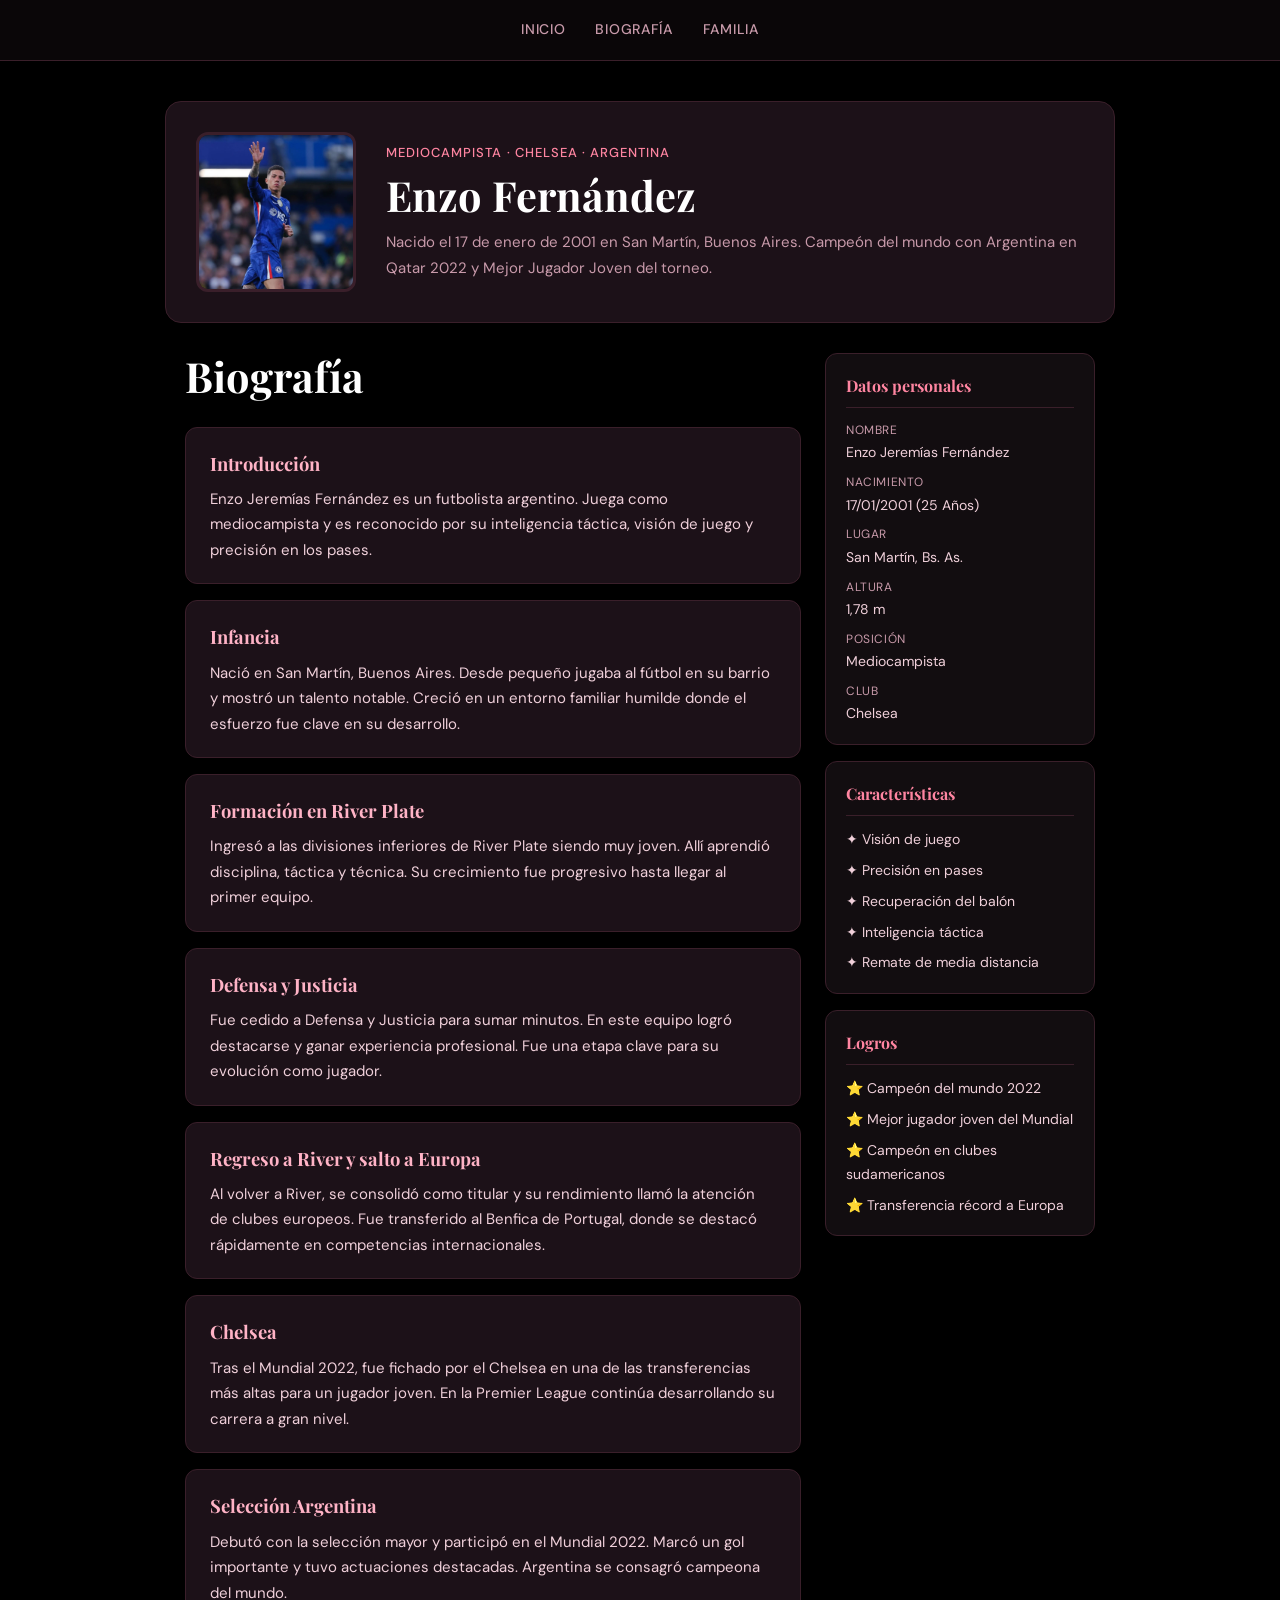
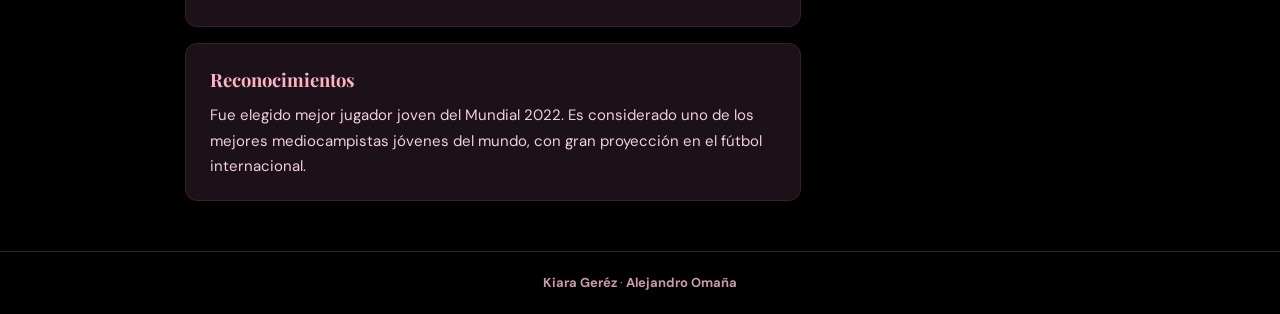
<file: index.html>
<!DOCTYPE html>
<html lang="es">
<head>
    <meta charset="UTF-8">
    <title>Enzo Fernández</title>
    <link rel="stylesheet" href="styles.css">
    <link href="https://fonts.googleapis.com/css2?family=Playfair+Display:wght@700;900&family=DM+Sans:wght@400;500&display=swap" rel="stylesheet">
</head>
<body>

    <nav>
        <a href="index.html">Inicio</a>
        <a href="biografia.html">Biografía</a>
        <a href="familia.html">Familia</a>
    </nav>

    <header>
        <img src="enz.jpg" alt="Enzo Fernández">
        <div class="header-info">
            <p class="subtitulo">Mediocampista · Chelsea · Argentina</p>
            <h1>Enzo Fernández</h1>
            <p class="header-desc">Nacido el 17 de enero de 2001 en San Martín, Buenos Aires. Campeón del mundo con Argentina en Qatar 2022 y Mejor Jugador Joven del torneo.</p>
        </div>
    </header>

    <main class="contenedor">

        <div class="contenido">
        <h1>        Biografía</h1>
            <article>
                <h2>Introducción</h2>
                <p>Enzo Jeremías Fernández es un futbolista argentino. Juega como mediocampista y es reconocido por su inteligencia táctica, visión de juego y precisión en los pases.</p>
            </article>

            <article>
                <h2>Infancia</h2>
                <p>Nació en San Martín, Buenos Aires. Desde pequeño jugaba al fútbol en su barrio y mostró un talento notable. Creció en un entorno familiar humilde donde el esfuerzo fue clave en su desarrollo.</p>
            </article>

            <article>
                <h2>Formación en River Plate</h2>
                <p>Ingresó a las divisiones inferiores de River Plate siendo muy joven. Allí aprendió disciplina, táctica y técnica. Su crecimiento fue progresivo hasta llegar al primer equipo.</p>
            </article>

            <article>
                <h2>Defensa y Justicia</h2>
                <p>Fue cedido a Defensa y Justicia para sumar minutos. En este equipo logró destacarse y ganar experiencia profesional. Fue una etapa clave para su evolución como jugador.</p>
            </article>

            <article>
                <h2>Regreso a River y salto a Europa</h2>
                <p>Al volver a River, se consolidó como titular y su rendimiento llamó la atención de clubes europeos. Fue transferido al Benfica de Portugal, donde se destacó rápidamente en competencias internacionales.</p>
            </article>

            <article>
                <h2>Chelsea</h2>
                <p>Tras el Mundial 2022, fue fichado por el Chelsea en una de las transferencias más altas para un jugador joven. En la Premier League continúa desarrollando su carrera a gran nivel.</p>
            </article>

            <article>
                <h2>Selección Argentina</h2>
                <p>Debutó con la selección mayor y participó en el Mundial 2022. Marcó un gol importante y tuvo actuaciones destacadas. Argentina se consagró campeona del mundo.</p>
            </article>

            <article>
                <h2>Reconocimientos</h2>
                <p>Fue elegido mejor jugador joven del Mundial 2022. Es considerado uno de los mejores mediocampistas jóvenes del mundo, con gran proyección en el fútbol internacional.</p>
            </article>

        </div>

        <aside>

            <div class="aside-bloque">
                <h3>Datos personales</h3>
                <ul>
<!-- The <span> element in HTML is a generic inline container used to group and style specific portions of text or other inline content without creating a new line /!-->
                    <li><span>Nombre</span> Enzo Jeremías Fernández</li>
                    <li><span>Nacimiento</span> 17/01/2001 (25 Años)</li>
                    <li><span>Lugar</span> San Martín, Bs. As.</li>
                    <li><span>Altura</span> 1,78 m</li>
                    <li><span>Posición</span> Mediocampista</li>
                    <li><span>Club</span> Chelsea</li>
                </ul>
            </div>

            <div class="aside-bloque">
                <h3>Características</h3>
                <ul>
                    <li>✦ Visión de juego</li>
                    <li>✦ Precisión en pases</li>
                    <li>✦ Recuperación del balón</li>
                    <li>✦ Inteligencia táctica</li>
                    <li>✦ Remate de media distancia</li>
                </ul>
            </div>

            <div class="aside-bloque">
                <h3>Logros</h3>
                <ul>
                    <li>⭐ Campeón del mundo 2022</li>
                    <li>⭐ Mejor jugador joven del Mundial</li>
                    <li>⭐ Campeón en clubes sudamericanos</li>
                    <li>⭐ Transferencia récord a Europa</li>
                </ul>
            </div>

        </aside>

    </main>

    <footer>
        <p><strong>Kiara Geréz </strong>· <strong>Alejandro Omaña</strong></p>
    </footer>

</body>
</html>
</file>
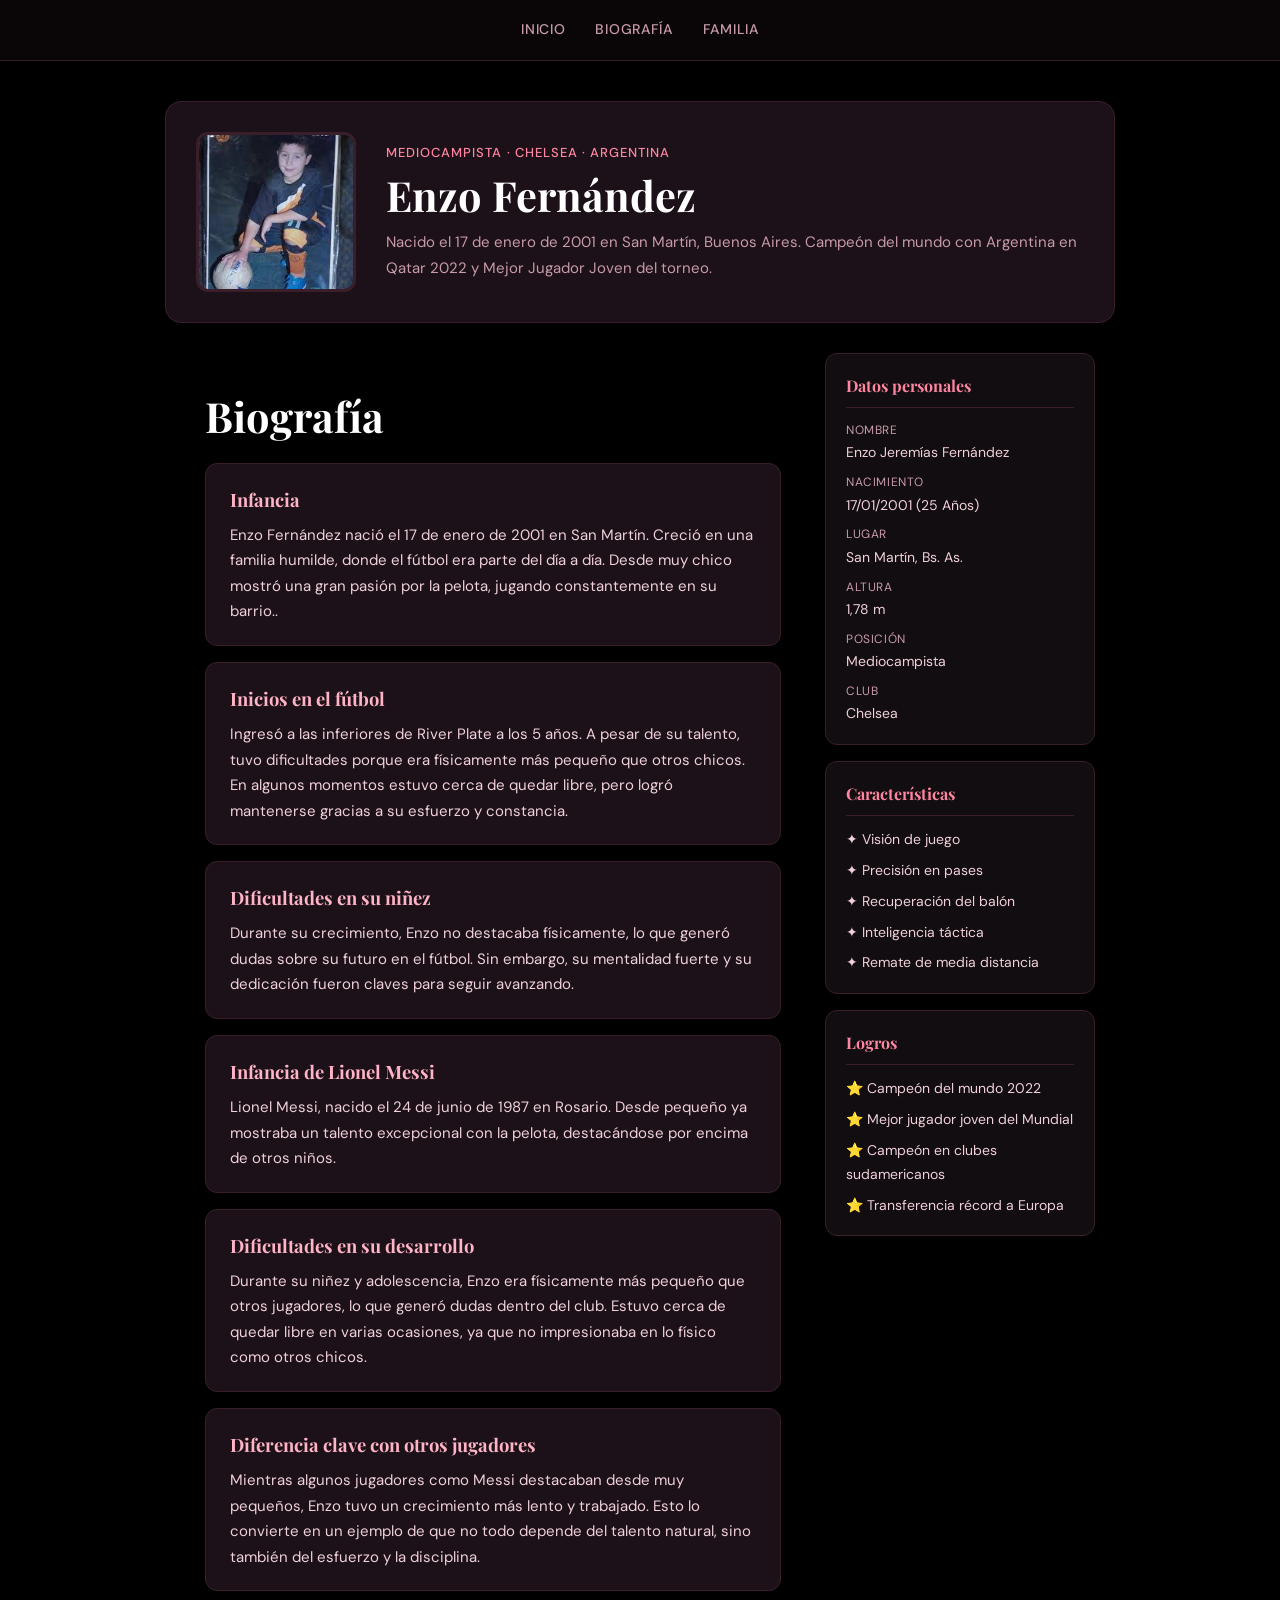
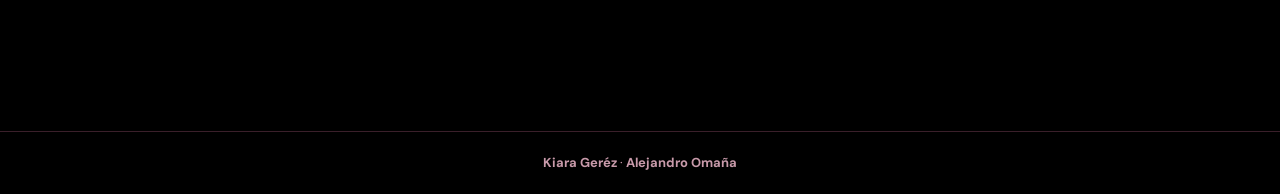
<file: biografia.html>
<!DOCTYPE html>
<html lang="es">
<head>
    <meta charset="UTF-8">
    <title>Biografía de Enzo Fernández</title>
    <link rel="stylesheet" href="styles.css">
    <link href="https://fonts.googleapis.com/css2?family=Playfair+Display:wght@700;900&family=DM+Sans:wght@400;500&display=swap" rel="stylesheet">
</head>
<body>

    <nav>
        <a href="index.html">Inicio</a>
        <a href="biografia.html">Biografía</a>
        <a href="familia.html">Familia</a>
    </nav>

   <header>
        <img src="enz2.jfif" alt="Enzo Fernández">
        <div class="header-info">
            <p class="subtitulo">Mediocampista · Chelsea · Argentina</p>
            <h1>Enzo Fernández</h1>
            <p class="header-desc">Nacido el 17 de enero de 2001 en San Martín, Buenos Aires. Campeón del mundo con Argentina en Qatar 2022 y Mejor Jugador Joven del torneo.</p>
        </div>
    </header>

    <main class="contenedor">
    <div class="contenido">
    <main class="biografia-main">

        <h1>Biografía</h1>

        <article>
            <h2>Infancia</h2>
            <p>Enzo Fernández nació el 17 de enero de 2001 en San Martín. Creció en una familia humilde, donde el fútbol era parte del día a día.
            Desde muy chico mostró una gran pasión por la pelota, jugando constantemente en su barrio..</p>
        </article>

        <article>
            <h2>Inicios en el fútbol</h2>
            <p>Ingresó a las inferiores de River Plate a los 5 años. A pesar de su talento, tuvo dificultades porque era físicamente más pequeño que otros chicos.
            En algunos momentos estuvo cerca de quedar libre, pero logró mantenerse gracias a su esfuerzo y constancia.</p>
        </article>

        <article>
            <h2>Dificultades en su niñez</h2>
            <p>Durante su crecimiento, Enzo no destacaba físicamente, lo que generó dudas sobre su futuro en el fútbol.
            Sin embargo, su mentalidad fuerte y su dedicación fueron claves para seguir avanzando.</p>
        </article>

        <article>
            <h2>Infancia de Lionel Messi</h2>
            <p>Lionel Messi, nacido el 24 de junio de 1987 en Rosario.
            Desde pequeño ya mostraba un talento excepcional con la pelota, destacándose por encima de otros niños.</p>
        </article>

        <article>
            <h2>Dificultades en su desarrollo</h2>
            <p>Durante su niñez y adolescencia, Enzo era físicamente más pequeño que otros jugadores, lo que generó dudas dentro del club.
            Estuvo cerca de quedar libre en varias ocasiones, ya que no impresionaba en lo físico como otros chicos.</p>
        </article>

        <article>
            <h2>Diferencia clave con otros jugadores</h2>
            <p>Mientras algunos jugadores como Messi destacaban desde muy pequeños, Enzo tuvo un crecimiento más lento y trabajado.
            Esto lo convierte en un ejemplo de que no todo depende del talento natural, sino también del esfuerzo y la disciplina.</p>
        </article>
</div>
       <aside>

            <div class="aside-bloque">
                <h3>Datos personales</h3>
                <ul>
<!-- The <span> element in HTML is a generic inline container used to group and style specific portions of text or other inline content without creating a new line /!-->
                    <li><span>Nombre</span> Enzo Jeremías Fernández</li>
                    <li><span>Nacimiento</span> 17/01/2001 (25 Años)</li>
                    <li><span>Lugar</span> San Martín, Bs. As.</li>
                    <li><span>Altura</span> 1,78 m</li>
                    <li><span>Posición</span> Mediocampista</li>
                    <li><span>Club</span> Chelsea</li>
                </ul>
            </div>

            <div class="aside-bloque">
                <h3>Características</h3>
                <ul>
                    <li>✦ Visión de juego</li>
                    <li>✦ Precisión en pases</li>
                    <li>✦ Recuperación del balón</li>
                    <li>✦ Inteligencia táctica</li>
                    <li>✦ Remate de media distancia</li>
                </ul>
            </div>

            <div class="aside-bloque">
                <h3>Logros</h3>
                <ul>
                    <li>⭐ Campeón del mundo 2022</li>
                    <li>⭐ Mejor jugador joven del Mundial</li>
                    <li>⭐ Campeón en clubes sudamericanos</li>
                    <li>⭐ Transferencia récord a Europa</li>
                </ul>
            </div>

        </aside>

    </main>

    <footer>
        <p><strong>Kiara Geréz </strong>· <strong>Alejandro Omaña</strong></p>
    </footer>

</body>
</html>
</file>
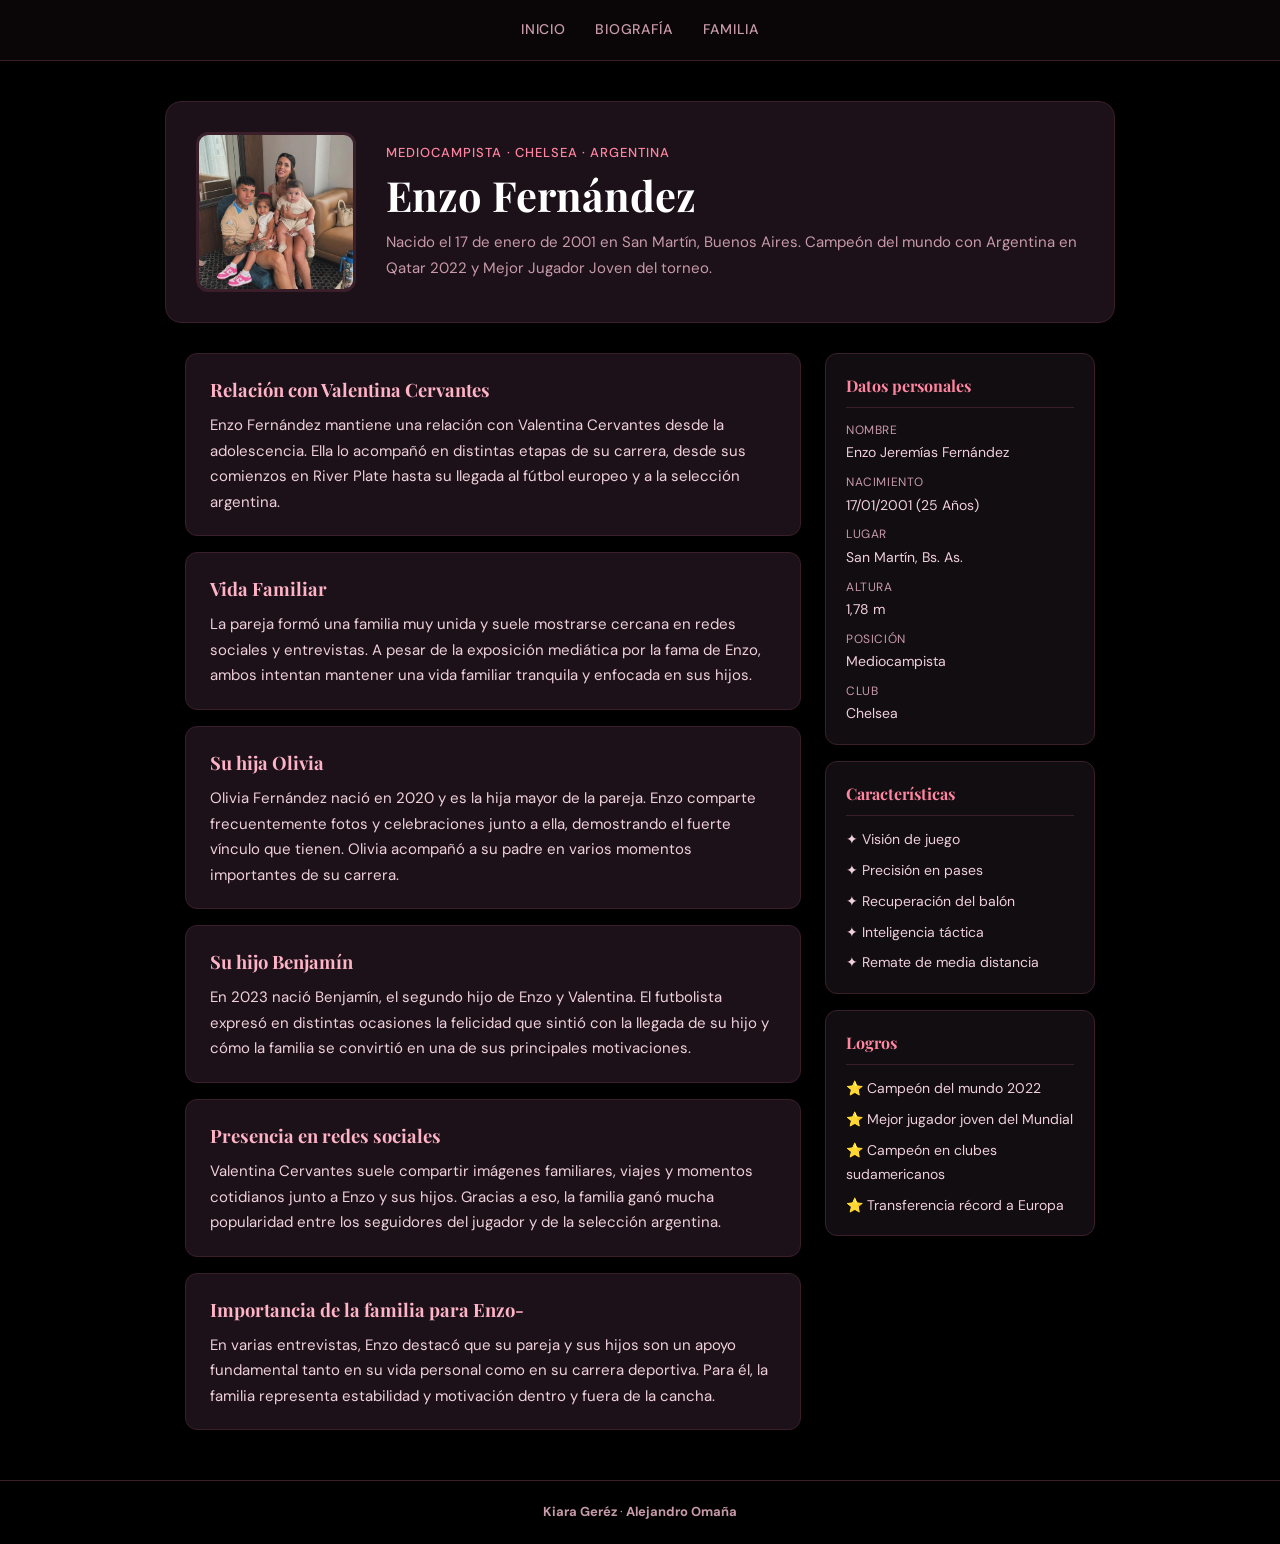
<file: familia.html>
<!DOCTYPE html>
<html lang="es">
<head>
    <meta charset="UTF-8">
    <title>Enzo Fernández</title>
    <link rel="stylesheet" href="styles.css">
    <link href="https://fonts.googleapis.com/css2?family=Playfair+Display:wght@700;900&family=DM+Sans:wght@400;500&display=swap" rel="stylesheet">
</head>
<body>

    <nav>
        <a href="index.html">Inicio</a>
        <a href="biografia.html">Biografía</a>
        <a href="familia.html">Familia</a>
    </nav>

    <header>
        <img src="fam2.png" alt="Enzo Fernández">
        <div class="header-info">
            <p class="subtitulo">Mediocampista · Chelsea · Argentina</p>
            <h1>Enzo Fernández</h1>
            <p class="header-desc">Nacido el 17 de enero de 2001 en San Martín, Buenos Aires. Campeón del mundo con Argentina en Qatar 2022 y Mejor Jugador Joven del torneo.</p>
        </div>
    </header>

    <main class="contenedor">

        <div class="contenido">
<article>
                <h2>Relación con Valentina Cervantes</h2>
                <p>Enzo Fernández mantiene una relación con Valentina Cervantes desde la adolescencia. Ella lo acompañó en distintas etapas de su carrera, desde sus comienzos en River Plate hasta su llegada al fútbol europeo y a la selección argentina.</p>
            </article>
<article>
                <h2>Vida Familiar</h2>
                <p>La pareja formó una familia muy unida y suele mostrarse cercana en redes sociales y entrevistas. A pesar de la exposición mediática por la fama de Enzo, ambos intentan mantener una vida familiar tranquila y enfocada en sus hijos.</p>
            </article>
<article>
                <h2>Su hija Olivia</h2>
                <p>Olivia Fernández nació en 2020 y es la hija mayor de la pareja. Enzo comparte frecuentemente fotos y celebraciones junto a ella, demostrando el fuerte vínculo que tienen. Olivia acompañó a su padre en varios momentos importantes de su carrera.</p>
            </article>
<article>
                <h2>Su hijo Benjamín</h2>
                <p>En 2023 nació Benjamín, el segundo hijo de Enzo y Valentina. El futbolista expresó en distintas ocasiones la felicidad que sintió con la llegada de su hijo y cómo la familia se convirtió en una de sus principales motivaciones.</p>
            </article>            
<article>
                <h2>Presencia en redes sociales</h2>
                <p>Valentina Cervantes suele compartir imágenes familiares, viajes y momentos cotidianos junto a Enzo y sus hijos. Gracias a eso, la familia ganó mucha popularidad entre los seguidores del jugador y de la selección argentina.</p>
            </article>
<article>
                <h2>Importancia de la familia para Enzo-</h2>
                <p>En varias entrevistas, Enzo destacó que su pareja y sus hijos son un apoyo fundamental tanto en su vida personal como en su carrera deportiva. Para él, la familia representa estabilidad y motivación dentro y fuera de la cancha.</p>
            </article>            
        </div>

        <aside>

            <div class="aside-bloque">
                <h3>Datos personales</h3>
                <ul>
<!-- The <span> element in HTML is a generic inline container used to group and style specific portions of text or other inline content without creating a new line /!-->
                    <li><span>Nombre</span> Enzo Jeremías Fernández</li>
                    <li><span>Nacimiento</span> 17/01/2001 (25 Años)</li>
                    <li><span>Lugar</span> San Martín, Bs. As.</li>
                    <li><span>Altura</span> 1,78 m</li>
                    <li><span>Posición</span> Mediocampista</li>
                    <li><span>Club</span> Chelsea</li>
                </ul>
            </div>

            <div class="aside-bloque">
                <h3>Características</h3>
                <ul>
                    <li>✦ Visión de juego</li>
                    <li>✦ Precisión en pases</li>
                    <li>✦ Recuperación del balón</li>
                    <li>✦ Inteligencia táctica</li>
                    <li>✦ Remate de media distancia</li>
                </ul>
            </div>

            <div class="aside-bloque">
                <h3>Logros</h3>
                <ul>
                    <li>⭐ Campeón del mundo 2022</li>
                    <li>⭐ Mejor jugador joven del Mundial</li>
                    <li>⭐ Campeón en clubes sudamericanos</li>
                    <li>⭐ Transferencia récord a Europa</li>
                </ul>
            </div>

        </aside>

    </main>

    <footer>
        <p><strong>Kiara Geréz </strong>· <strong>Alejandro Omaña</strong></p>
    </footer>

</body>
</html>
</file>
<file: styles.css>
/* root (segun chatgpt es obligatorio) */
* {
    box-sizing: border-box;
    margin: 0;
    padding: 0;
}

body {
    background-color: black;
    color: #f0d0da;
    font-family: 'DM Sans', Arial, sans-serif;
    font-size: 16px;
    line-height: 1.7;
}

nav {
    display: flex;
    justify-content: center;
    gap: 30px;
    padding: 18px;
    background-color: #0a0608;
    border-bottom: 1px solid #3a1f2a;
}

nav a {
    color: #c89aaa;
    text-decoration: none;
    font-weight: 500;
    font-size: 14px;
    letter-spacing: 0.05em;
    text-transform: uppercase;
    transition: color 0.2s;
}

nav a:hover {
    color: #ff85a1;
}

header {
    display: flex;
    align-items: center;
    gap: 30px;
    max-width: 950px;
    margin: 40px auto 30px;
    padding: 30px;
    background-color: #1c1118;
    border-radius: 16px;
    border: 1px solid #3a1f2a;
}

header img {
    width: 160px;
    height: 160px;
    object-fit: cover;
    border-radius: 12px;
    border: 3px solid #3a1f2a;
    flex-shrink: 0;
}

.subtitulo {
    font-size: 13px;
    color: #ff85a1;
    letter-spacing: 0.08em;
    text-transform: uppercase;
    margin-bottom: 8px;
    font-weight: 500;
}

h1 {
    font-family: 'Playfair Display', serif;
    font-size: 2.6rem;
    color: #fff;
    line-height: 1.1;
    margin-bottom: 12px;
}

.header-desc {
    color: #c89aaa;
    font-size: 15px;
}

.contenedor {
    display: flex;
    gap: 24px;
    max-width: 950px;
    margin: 0 auto 50px;
    padding: 0 20px;
    align-items: flex-start;
}

.contenido {
    flex: 1;
    display: flex;
    flex-direction: column;
    gap: 16px;
}

article {
    background-color: #1c1118;
    padding: 20px 24px;
    border-radius: 12px;
    border: 1px solid #3a1f2a;
    transition: background-color 0.2s, border-color 0.2s;
}

article:hover {
    background-color: #251620;
    border-color: #5a2f40;
}

h2 {
    font-family: 'Playfair Display', serif;
    color: #ffb3c6;
    font-size: 1.15rem;
    margin-bottom: 8px;
}

article p {
    color: #f0d0da;
    font-size: 15px;
}

aside {
    width: 270px;
    flex-shrink: 0;
    display: flex;
    flex-direction: column;
    gap: 16px;
}

.aside-bloque {
    background-color: #120d10;
    padding: 18px 20px;
    border-radius: 12px;
    border: 1px solid #3a1f2a;
}

.aside-bloque h3 {
    font-family: 'Playfair Display', serif;
    color: #ff85a1;
    font-size: 1rem;
    margin-bottom: 12px;
    padding-bottom: 8px;
    border-bottom: 1px solid #3a1f2a;
}

.aside-bloque ul {
    list-style: none;
    display: flex;
    flex-direction: column;
    gap: 7px;
}

.aside-bloque ul li {
    font-size: 14px;
    color: #f0d0da;
}

.aside-bloque ul li span {
    color: #c89aaa;
    font-size: 12px;
    text-transform: uppercase;
    letter-spacing: 0.05em;
    display: block;
    margin-bottom: 1px;
}

footer {
    text-align: center;
    padding: 20px;
    font-size: 13px;
    color: #c89aaa;
    border-top: 1px solid #3a1f2a;
}

.biografia-main {
    max-width: 700px;
    margin: 40px auto;
    padding: 0 20px 50px;
    display: flex;
    flex-direction: column;
    gap: 16px;
}

.biografia-main h1 {
    margin-bottom: 8px;
}
</file>
